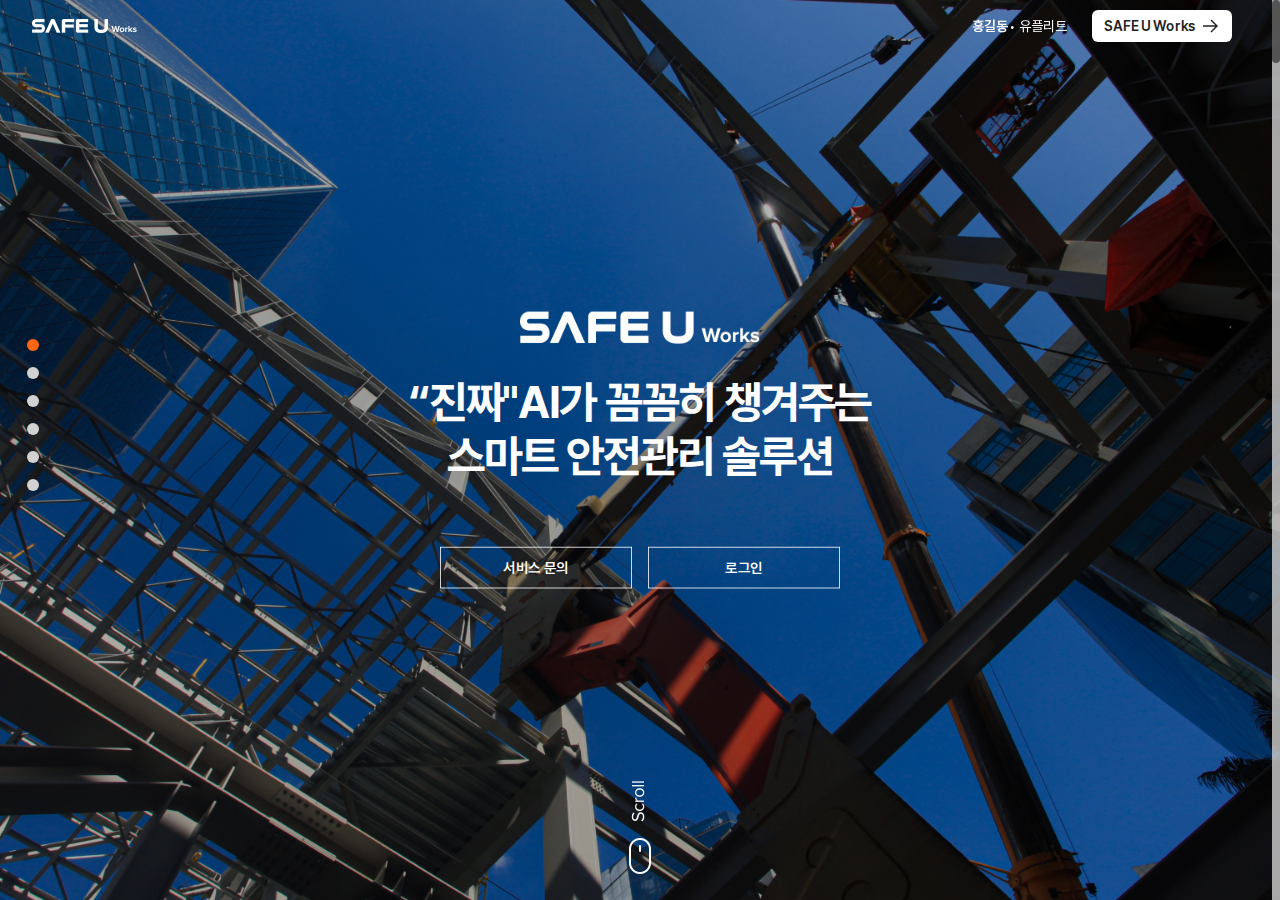
<file: index.html>
<!DOCTYPE html>
<html lang="ko" xmlns="http://www.w3.org/1999/xhtml">

<head>
  <meta charset="utf-8">
  <title>메인 | SAFE U WORKS</title>
  <meta name="Author" content="SAFE U WORKS">
  <meta name="Keywords" content="SAFE U WORKS">
  <meta name="Description" content="Global Safety-Tech Solutions">
  <meta name="viewport" content="width=device-width, initial-scale=1.0,minimum-scale=1.0,maximum-scale=1.0">
  <meta name="format-detection" content="telephone=no">
  <meta property="og:title" content="SAFE U WORKS">
  <meta property="og:type" content="website">
  <meta property="og:url" content="대표도메인">
  <meta property="og:image" content="assets/images/common/sns.png">
  <meta property="og:description" content="Global Safety-Tech Solutions">
  <link rel="canonical" href="대표도메인" />
  <link rel="icon" href="assets/images/common/favicon.png">
  <link rel="stylesheet" href="assets/css/style.css" media="all">
  <script src="assets/js/jquery.js"></script>
  <script src="assets/js/imagesloaded.pkgd.min.js"></script>
  <script src="assets/js/smooth-scrollbar.js"></script>
  <script src="assets/js/ScrollMagic.min.js"></script>
  <script src="assets/js/animation.gsap.min.js"></script>
  <script src="assets/js/gsap.min.js"></script>
</head>

<body>
  <section id="wrap">
    <!-- dHead -->
    <header id="dHead">
      <div class="header-outer">
        <div class="header-inner">
          <h1 class="logo"><a href="index.html">SAFE U WORKS</a></h1>
          <nav id="gnb">
            <div class="gnb-wrap">
              <ul class="gnb-list">
                <li class="gnb-list-cell user">
                  <button type="button" class="gnb-userIinfo">
                    <span>홍길동</span><span>유플리트</span>
                  </button>
                </li>
                <li class="gnb-list-cell goworks">
                  <button type="button">SAFE U Works</button>
                </li>
              </ul>
            </div>
          </nav>
          <div class="info-layer">
            <div class="info-layer-inner">
              <ul>
                <li>개인정보 편집</li>
                <li>로그아웃</li>
              </ul>
            </div>
          </div>
        </div>
    </header>
    <!-- //dHead -->

    <!-- dBody -->
    <section id="dBody">
      <div id="mainScroller" class="main-wrap">
        <!-- section1 -->
        <div class="main-group main-headline" id="section1">
          <div class="main-sticky">
            <div class="main-sticky-inner">
              <div class="headline-1">
                <div class="txt-group">
                  <div class="headline-logo" data-ani="fadeUp"></div>
                  <div class="text" data-ani="fadeUp" data-delay="300">“진짜"AI가<br class="mo_ln" /> 꼼꼼히 챙겨주는<br />
                    스마트 안전관리 솔루션
                  </div>
                  <div class="btn-area">
                    <button type="button" onclick="location.href='sqa.html'">서비스 문의</button>
                    <button type="button">로그인</button>
                  </div>
                </div>

              </div>
              <div class="bg"></div>
              <div class="scroller"></div>
            </div>
          </div>
        </div>
        <!-- //section1 -->
        <!-- section2 -->
        <div class="main-group main-technology" id="section2">
          <div class="main-sticky">
            <div class="main-sticky-inner">
              <div class="data">
                <h2 data-ani="fadeUp">서비스 소개</h2>
                <h3 class="title pc">
                  <span class="sentence sentence-1"><span class="char-words">일일 위험성 평가 문서작성에서 현장 점검까지,</span></span>
                  <span class="sentence sentence-2"><span class="char-words">스마트한 AI 안전 관리 업무 플랫폼이에요.</span></span>
                </h3>

                <h3 class="title tablet">
                  <span class="sentence sentence-1"><span class="char-words">일일 위험성 평가</span></span>
                  <span class="sentence sentence-2"><span class="char-words">문서작성에서 현장 점검까지,</span></span>
                  <span class="sentence sentence-3"><span class="char-words">스마트한 AI 안전 관리</span></span>
                  <span class="sentence sentence-4"><span class="char-words">업무 플랫폼이에요.</span></span>
                </h3>

                <h3 class="title mo">
                  <span class="sentence sentence-1"><span class="char-words">일일 위험성 평가</span></span>
                  <span class="sentence sentence-2"><span class="char-words">문서작성에서</span></span>
                  <span class="sentence sentence-3"><span class="char-words">현장 점검까지,</span></span>
                  <span class="sentence sentence-4"><span class="char-words">스마트한 AI 안전 관리</span></span>
                  <span class="sentence sentence-5"><span class="char-words">업무 플랫폼이에요.</span></span>
                </h3>
                <div class="desc">페이퍼리스 솔루션으로 안전 관리의<br class="mo_ln" /> 모든 업무를<br class="pc_ln" />온라인으로 간편하게<br
                    class="mo_ln" /> 이용하세요.</div>
              </div>
            </div>
          </div>
        </div>
        <!-- //section2 -->
        <!-- section3 -->
        <div class="main-group main-ai" id="section3">
          <div class="main-sticky">
            <div class="main-sticky-inner">
              <div class="data">
                <div class="data-inner">
                  <h2 data-ani="fadeUp">SAFE U WORKS · 모바일</h2>
                  <h3 class="title">
                    <span class="sentence" data-ani="fadeUp" data-delay="300">
                      <span class="word"><em>카톡보다 쉬운</em> 현장 사진 관리</span>
                    </span>
                    <span class="sentence" data-ani="fadeUp" data-delay="500">
                      <span class="word stl">
                        카톡으로 공유한 현장 사진들, 정리하기 힘드시죠?<br />
                        AI로 사진을 빠르게 분류하고 분석합니다
                      </span>
                    </span>
                  </h3>
                  <div class="list">
                    <div class="list-inner">
                      <div class="list-item">
                        <div class="item-label">
                          <div class="item-label-title">AI 이미지 분석</div>
                          <div class="item-label-number">01</div>
                        </div>
                        <div class="item-inner">
                          <div class="inner-wrap">
                            <div class="item-info">
                              <h4 class="item-title">AI 이미지 분석</h4>
                              <div class="item-detail">
                                <ul>
                                  <li>이미지 내 위험요소, 대처방안 자동 입력</li>
                                  <li>AI 분석과 음성인식으로 진행하는 간편한 정보 입력</li>
                                  <li>사진 업로드 시 카테고리 자동 분류</li>
                                </ul>
                              </div>
                              <div class="item-number">01</div>
                            </div>
                            <div class="item-visual"></div>
                          </div>
                        </div>
                      </div>
                      <div class="list-item">
                        <div class="item-inner">
                          <div class="inner-wrap">
                            <div class="item-info">
                              <h4 class="item-title">문서 작성 연계</h4>
                              <div class="item-detail">
                                <ul>
                                  <li>안전 관리 문서 내 사진 활용 간편 지원</li>
                                  <li>통계 분석 리포트 제공</li>
                                </ul>
                              </div>
                              <div class="item-number">02</div>
                            </div>
                            <div class="item-visual"></div>
                          </div>
                        </div>
                        <div class="item-label">
                          <div class="item-label-title">문서 작성 연계</div>
                          <div class="item-label-number">02</div>
                        </div>
                      </div>
                      <div class="list-item">
                        <div class="item-inner">
                          <div class="inner-wrap">
                            <div class="item-info">
                              <h4 class="item-title">QR 출역</h4>
                              <div class="item-detail">
                                <ul>
                                  <li>현장별 QR 출역 시스템 구축</li>
                                  <li>모바일 사용환경을 고려한 간편한 메뉴 구성</li>
                                </ul>
                              </div>
                              <div class="item-number">03</div>
                            </div>
                            <div class="item-visual"></div>
                          </div>
                        </div>
                        <div class="item-label">
                          <div class="item-label-title">QR 출역</div>
                          <div class="item-label-number">03</div>
                        </div>
                      </div>
                    </div>
                  </div>
                </div>
              </div>
              <div class="bg"></div>
            </div>
          </div>
        </div>
        <!-- //section3 -->
        <!-- section3-2 -->
        <div class="main-group main-ai type2" id="section4">
          <div class="main-sticky">
            <div class="main-sticky-inner">
              <div class="data">
                <div class="data-inner">
                  <h2 data-ani="fadeUp">SAFE U WORKS · PC</h2>
                  <h3 class="title">
                    <span class="sentence" data-ani="fadeUp" data-delay="300">
                      <span class="word"><em>문서 작성 시간 70% </em> 이상 단축</span>
                    </span>
                    <span class="sentence" data-ani="fadeUp" data-delay="500">
                      <span class="word stl">
                        공정별 위험요소와 대처방안을<br class="mo_ln" /> AI가 작성해드려요.<br />
                        문서 작성 시간은 줄이고<br class="mo_ln" /> 현장 업무에 더 집중하세요.
                      </span>
                    </span>
                  </h3>
                  <div class="list">
                    <div class="list-inner">
                      <div class="list-item">
                        <div class="item-inner">
                          <div class="inner-wrap">
                            <div class="item-info">
                              <h4 class="item-title">홈 구성</h4>
                              <div class="item-detail">
                                <ul>
                                  <li>한 눈에 확인하는 중점관리 사안</li>
                                  <li>일일업무, 정기업무 작성 가이드 제공</li>
                                  <li>현장 안전 관련 최신 정보 제공</li>
                                  <li>직관적이고 단순한 사용자 인터페이스</li>
                                </ul>
                              </div>
                              <div class="item-number">01</div>
                            </div>
                            <div class="item-visual"></div>
                          </div>
                        </div>
                        <div class="item-label">
                          <div class="item-label-title">홈 구성</div>
                          <div class="item-label-number">01</div>
                        </div>
                      </div>
                      <div class="list-item">
                        <div class="item-inner">
                          <div class="inner-wrap">
                            <div class="item-info">
                              <h4 class="item-title">위험성 평가</h4>
                              <div class="item-detail">
                                <ul>
                                  <li>공종과 세부작업에 따른 안전대책
                                    자동 작성</li>
                                  <li>현장마다 쌓이는 데이터를 학습하는 AI</li>
                                  <li>기업체가 보유한 DB 연동 가능</li>
                                </ul>
                              </div>
                              <div class="item-number">02</div>
                            </div>
                            <div class="item-visual"></div>
                          </div>
                        </div>
                        <div class="item-label">
                          <div class="item-label-title">위험성 평가</div>
                          <div class="item-label-number">02</div>
                        </div>
                      </div>
                    </div>
                  </div>
                </div>
              </div>
              <div class="bg"></div>
            </div>
          </div>
        </div>
        <!-- //section3-2 -->
        <!-- section4 -->
        <div class="main-group main-price" id="section5">
          <div class="main-sticky">
            <div class="main-sticky-inner">
              <div class="data">
                <h2 data-ani="fadeUp">요금</h2>
                <h3 class="title" data-ani="fadeUp" data-delay="300">부담없는 금액으로<br />
                  <em>안전하고 스마트</em>하게.
                </h3>
                <div class="desc" data-ani="fadeUp" data-delay="500">작성된 문서와 이미지는<br class="mo_ln" /> 2년간 무료
                  보관이 가능해요.</div>
                <div class="gray-box">
                  <div class="gray-box-inner">
                    <div class="inner-top">
                      <ul>
                        <li>
                          <dl>
                            <dt><label for="stageNum">현장 수</label></dt>
                            <dd data-affix="개"><input type="number" value="1" title="현장 수" id="stageNum" /></dd>
                          </dl>
                        </li>
                        <li>
                          <dl>
                            <dt><label for="personNum">인원 수</label></dt>
                            <dd data-affix="명"><input type="number" value="50" title="인원 수" id="personNum" /></dd>
                          </dl>
                        </li>
                        <li>
                          <dl>
                            <dt><label for="storage">저장공간</label></dt>
                            <dd data-affix="GB"><input type="number" value="1" title="저장공간" id="storage" /></dd>
                          </dl>
                        </li>
                        <li>
                          <button type="button">월 구독료 확인하기</button>
                        </li>
                      </ul>
                    </div>
                    <div class="inner-bottom">
                      <span>예상 월 구독료는</span>
                      <span><em class="counter">100,000</em><em>원</em></span>
                      <span>입니다.</span>
                    </div>
                  </div>
                </div>
              </div>
            </div>
          </div>
        </div>
        <!-- //section4 -->
        <!-- section5 -->
        <div class="main-group main-patent" id="section6">
          <div class="main-sticky">
            <div class="main-sticky-inner">
              <div class="data">
                <div class="data-inner">
                  <h2 data-ani="fadeUp">보도자료</h2>
                  <div class="list">
                    <ul class="list-inner">
                      <li class="list-cell" data-ani="fade" data-delay="300">
                        <dl>
                          <dt><img src="assets/images/section5_img1.png" /></dt>
                          <dd>
                            <p>보도자료 MBC</p>
                            <div>사물인터넷 기술로 산업 재해 예방</div>
                          </dd>
                        </dl>
                      </li>
                      <li class="list-cell" data-ani="fade" data-delay="400">
                        <dl>
                          <dt><img src="assets/images/section5_img2.png" /></dt>
                          <dd>
                            <p>보도자료 MBC</p>
                            <div>사물인터넷 기술로 산업 재해 예방</div>
                          </dd>
                        </dl>
                      </li>
                      <li class="list-cell" data-ani="fade" data-delay="500">
                        <dl>
                          <dt><img src="assets/images/section5_img3.png" /></dt>
                          <dd>
                            <p>보도자료 MBC</p>
                            <div>사물인터넷 기술로 산업 재해 예방</div>
                          </dd>
                        </dl>
                      </li>
                      <li class="list-cell" data-ani="fade" data-delay="600">
                        <dl>
                          <dt><img src="assets/images/section5_img1.png" /></dt>
                          <dd>
                            <p>보도자료 MBC</p>
                            <div>사물인터넷 기술로 산업 재해 예방</div>
                          </dd>
                        </dl>
                      </li>
                      <li class="list-cell" data-ani="fade" data-delay="400">
                        <dl>
                          <dt><img src="assets/images/section5_img2.png" /></dt>
                          <dd>
                            <p>보도자료 MBC</p>
                            <div>사물인터넷 기술로 산업 재해 예방</div>
                          </dd>
                        </dl>
                      </li>
                      <li class="list-cell" data-ani="fade" data-delay="500">
                        <dl>
                          <dt><img src="assets/images/section5_img3.png" /></dt>
                          <dd>
                            <p>보도자료 MBC</p>
                            <div>사물인터넷 기술로 산업 재해 예방</div>
                          </dd>
                        </dl>
                      </li>
                      <li class="list-cell" data-ani="fade" data-delay="600">
                        <dl>
                          <dt><img src="assets/images/section5_img1.png" /></dt>
                          <dd>
                            <p>보도자료 MBC</p>
                            <div>사물인터넷 기술로 산업 재해 예방</div>
                          </dd>
                        </dl>
                      </li>
                      <li class="list-cell" data-ani="fade" data-delay="700">
                        <dl>
                          <dt><img src="assets/images/section5_img2.png" /></dt>
                          <dd>
                            <p>보도자료 MBC</p>
                            <div>사물인터넷 기술로 산업 재해 예방</div>
                          </dd>
                        </dl>
                      </li>
                      <li class="list-cell" data-ani="fade" data-delay="800">
                        <dl>
                          <dt><img src="assets/images/section5_img3.png" /></dt>
                          <dd>
                            <p>보도자료 MBC</p>
                            <div>사물인터넷 기술로 산업 재해 예방</div>
                          </dd>
                        </dl>
                      </li>
                    </ul>
                  </div>
                </div>
              </div>
            </div>
          </div>
        </div>
        <!-- //section5 -->

        <!-- Indicator -->
        <div class="indicator">
          <ul>
            <li class="actived" data-affix="SAFE U"></li>
            <li data-affix="서비스 소개"></li>
            <li data-affix="SAFE U Works | 모바일"></li>
            <li data-affix="SAFE U Works | PC"></li>
            <li data-affix="요금"></li>
            <li data-affix="보도자료"></li>
          </ul>
        </div>
        <!-- //Indicator -->
        <!-- bottomFloating -->
        <div class="bottom-floating">
          <div class="floating-inner">
            <div class="bottom-left">AI로 더 안전하고<br class="mo_ln" /> 편리하게 현장을 관리하세요.</div>
            <div class="bottom-right">
              <a href="sqa.html">서비스 문의</a>
              <a href="javascript:void(0)">로그인</a>
            </div>
          </div>
        </div>
        <!-- //bottomFloating -->
      </div>
    </section>
    <!-- //dBody -->

    <!-- dFoot -->
    <footer id="dFoot">
      <div class="footer-inner">
        <div class="inner-top">
          <span><a href="mailto:safeuworks@upleat.com">safeuworks@upleat.com</a></span>
          <span><a href="tel:+82.2.538.8097">+82.2.538.8097</a></span>
          <span>서울 마포구 잔다리로 39 로뎀빌딩</span>
        </div>
        <div class="inner-bottom">
          <span>POWERED BY UPLEAT.</span>
          <span><img src="./assets/images/footer_logo.png" alt="Safe U Works" /></span>
        </div>
    </footer>
    <!-- //dFoot -->
    <!-- 서비스문의 완료 팝업 -->
    <div id="emailRefusalPop" class="layer-pop-wrap contents-pop">
      <div class="layer-pop-parent">
        <div class="layer-pop-children">
          <div class="pop-data">
            <div class="pop-view-wrap small">
              <div class="pop-view-header">
                <h3 class="pop-view-title">알림</h3>
              </div>
              <div class="pop-view-body">
                <div class="pop-view-detail">문의내용을 접수했습니다.<br />
                  담당자 확인 후 연락드리겠습니다.</div>
              </div>
              <div class="pop-view-footer">
                <div class="pop-view-ui">
                  <button type="button" class="btn-basic" onclick="front.pop.close(this);">닫기</button>
                </div>
              </div>
            </div>
          </div>
        </div>
      </div>
    </div>
    <!-- //서비스문의 완료 팝업 -->
  </section>
  <!-- //wrap -->

</body>
<script src="assets/js/common_pub.js"></script>
<script src="assets/js/front_ui.js"></script>

</html>
</file>
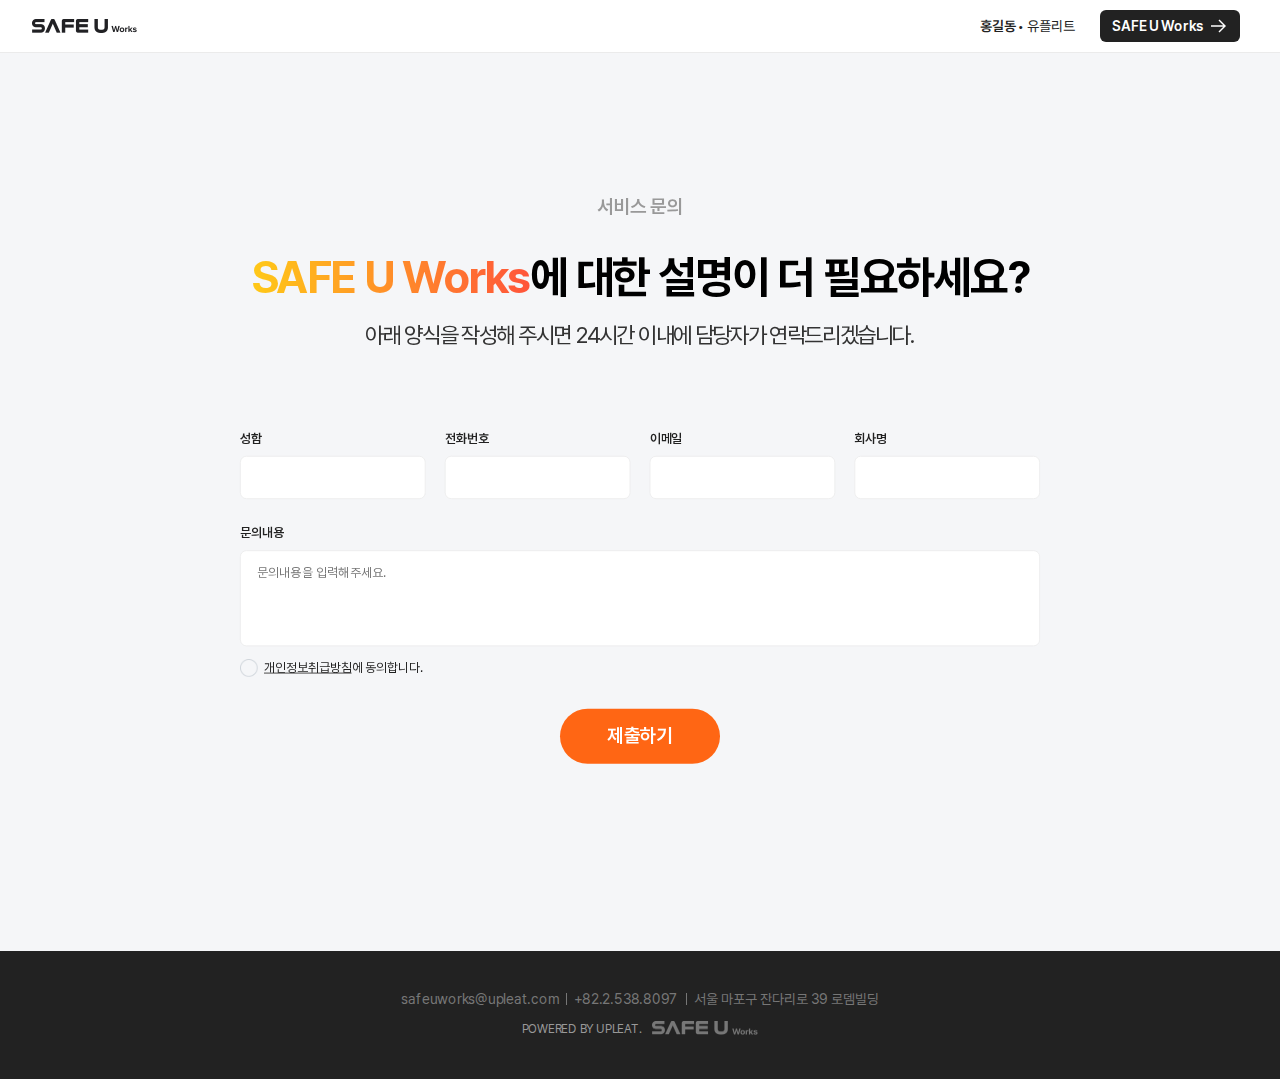
<file: sqa.html>
<!DOCTYPE html>
<html lang="ko" xmlns="http://www.w3.org/1999/xhtml">

<head>
  <meta charset="utf-8">
  <title>메인 | SAFE U WORKS</title>
  <meta name="Author" content="SAFE U WORKS">
  <meta name="Keywords" content="SAFE U WORKS">
  <meta name="Description" content="Global Safety-Tech Solutions">
  <meta name="viewport" content="width=device-width, initial-scale=1.0,minimum-scale=1.0,maximum-scale=1.0">
  <meta name="format-detection" content="telephone=no">
  <meta property="og:title" content="SAFE U WORKS">
  <meta property="og:type" content="website">
  <meta property="og:url" content="대표도메인">
  <meta property="og:image" content="assets/images/common/sns.png">
  <meta property="og:description" content="Global Safety-Tech Solutions">
  <link rel="canonical" href="대표도메인" />
  <link rel="icon" href="assets/images/common/favicon.png">
  <link rel="stylesheet" href="assets/css/style.css" media="all">
  <script src="assets/js/jquery.js"></script>
  <script src="assets/js/imagesloaded.pkgd.min.js"></script>
  <script src="assets/js/smooth-scrollbar.js"></script>
  <script src="assets/js/ScrollMagic.min.js"></script>
  <script src="assets/js/animation.gsap.min.js"></script>

<body>
  <section id="wrap">
    <!-- dHead -->
    <header id="dHead" class="white">
      <div class="header-outer">
        <div class="header-inner">
          <h1 class="logo"><a href="index.html">SAFE U WORKS</a></h1>
          <nav id="gnb">
            <div class="gnb-wrap">
              <ul class="gnb-list">
                <li class="gnb-list-cell user">
                  <button type="button" class="gnb-userIinfo">
                    <span>홍길동</span><span>유플리트</span>
                  </button>
                </li>
                <li class="gnb-list-cell goworks">
                  <button type="button">SAFE U Works</button>
                </li>
              </ul>
            </div>
          </nav>
          <div class="info-layer">
            <div class="info-layer-inner">
              <ul>
                <li>개인정보 편집</li>
                <li>로그아웃</li>
              </ul>
            </div>
          </div>
        </div>
    </header>
    <!-- //dHead -->

    <!-- dBody -->
    <section id="dBody">
      <!-- section6 -->
      <div class="main-group main-sqa" id="Service_QA">
        <div class="data">
          <h2 data-ani="fadeUp">서비스 문의</h2>
          <h3 class="title" data-ani="fadeUp" data-delay="300"><em>SAFE U Works</em>에<br class="mo_ln" /> 대한
            설명이<br class="mo_ln tablet_ln" /> 더 필요하세요?
          </h3>
          <div class="desc" data-ani="fadeUp" data-delay="500">아래 양식을 작성해 주시면<br class="mo_ln" /> 24시간 이내에
            담당자가 연락드리겠습니다.</div>
          <div class="sqa-box">
            <div class="box-inner">
              <ul>
                <li>
                  <dl>
                    <dt><label for="userName">성함</label></dt>
                    <dd><input type="text" title="성함" id="userName" /></dd>
                  </dl>
                </li>
                <li>
                  <dl>
                    <dt><label for="uesrNum">전화번호</label></dt>
                    <dd><input type="text" title="전화번호" id="uesrNum" /></dd>
                  </dl>
                </li>
                <li>
                  <dl>
                    <dt><label for="userEmail">이메일 </label></dt>
                    <dd><input type="text" title="이메일 " id="userEmail" /></dd>
                  </dl>
                </li>
                <li>
                  <dl>
                    <dt><label for="userCompany">회사명</label></dt>
                    <dd><input type="text" title="회사명" id="userCompany" /></dd>
                  </dl>
                </li>
                <li>
                  <dl>
                    <dt><label for="sqaCon">문의내용</label></dt>
                    <dd><textarea title="문의내용" placeholder="문의내용을 입력해주세요." id="sqaCon"></textarea></dd>
                  </dl>
                </li>
              </ul>
              <div class="agree-area">
                <input type="checkbox" id="infoAgree" /><label for="infoAgree"><a
                    href="javascript:void(0)">개인정보취급방침</a>에 동의합니다.</label>
              </div>
            </div>
          </div>
          <div class="btn-area">
            <button type="button" onclick="front.pop.open('emailRefusalPop' , this);">제출하기</button>
          </div>
        </div>
      </div>
      <!-- //section6 -->
    </section>
    <!-- //dBody -->

    <!-- dFoot -->
    <footer id="dFoot">
      <div class="footer-inner">
        <div class="inner-top">
          <span><a href="mailto:safeuworks@upleat.com">safeuworks@upleat.com</a></span>
          <span><a href="tel:+82.2.538.8097">+82.2.538.8097</a></span>
          <span>서울 마포구 잔다리로 39 로뎀빌딩</span>
        </div>
        <div class="inner-bottom">
          <span>POWERED BY UPLEAT.</span>
          <span><img src="./assets/images/footer_logo.png" alt="Safe U Works" /></span>
        </div>
    </footer>
    <!-- //dFoot -->
    <!-- 서비스문의 완료 팝업 -->
    <div id="emailRefusalPop" class="layer-pop-wrap contents-pop">
      <div class="layer-pop-parent">
        <div class="layer-pop-children">
          <div class="pop-data">
            <div class="pop-view-wrap small">
              <div class="pop-view-header">
                <h3 class="pop-view-title">알림</h3>
              </div>
              <div class="pop-view-body">
                <div class="pop-view-detail">문의내용을 접수했습니다.<br />
                  담당자 확인 후 연락드리겠습니다.</div>
              </div>
              <div class="pop-view-footer">
                <div class="pop-view-ui">
                  <button type="button" class="btn-basic" onclick="front.pop.close(this);">닫기</button>
                </div>
              </div>
            </div>
          </div>
        </div>
      </div>
    </div>
    <!-- //서비스문의 완료 팝업 -->
  </section>
  <!-- //wrap -->

</body>
<script src="assets/js/common_pub.js"></script>
<script src="assets/js/front_ui.js"></script>

</html>
</file>
<file: assets/css/style.css>
@charset "utf-8";

@import "fonts.css";
@import "reset.css";
@import "common.css";
@import "contents.css";
@import "form.css";
</file>
